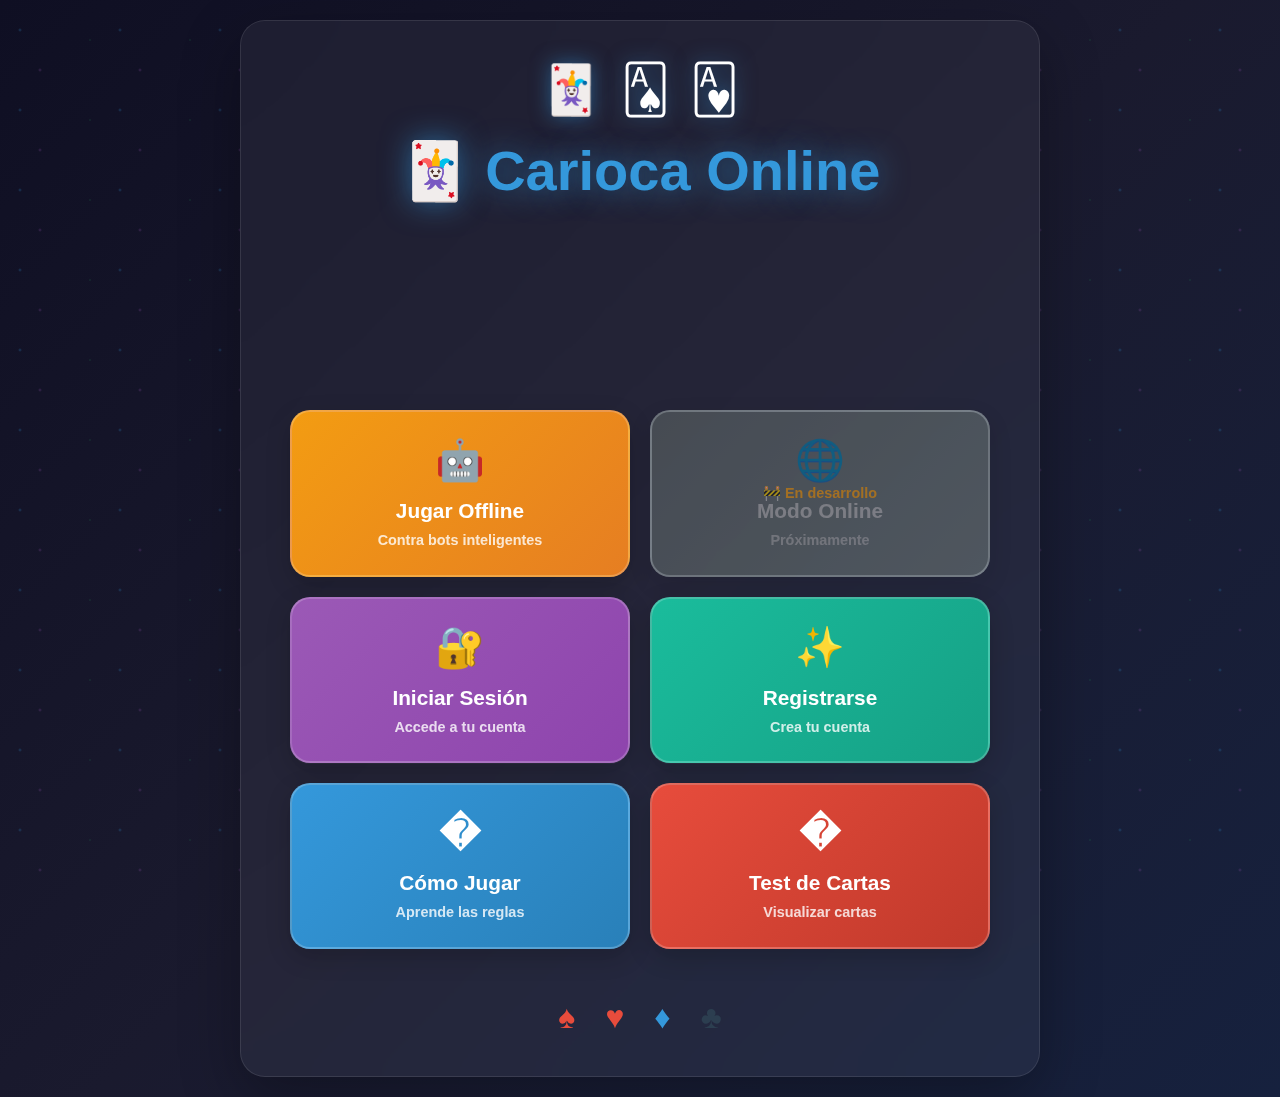
<file: frontend/index.html>
<!DOCTYPE html>
<html lang="es">
<head>
    <meta charset="UTF-8">
    <meta name="viewport" content="width=device-width, initial-scale=1.0">
    <title>Carioca Online - Juego de Cartas</title>
    <link rel="stylesheet" href="css/index-interactive.css">
</head>
<body>
    <div class="container">
        <!-- Header -->
        <header class="main-header">
            <div class="logo-animation">
                <div class="card-animation">🃏</div>
                <div class="card-animation">🂡</div>
                <div class="card-animation">🂱</div>
            </div>
            <h1>🃏 Carioca Online</h1>
            <p class="subtitle">El juego de cartas más emocionante</p>
            <div class="stats-bar">
                <div class="stat-item">
                    <span class="stat-number">112</span>
                    <span class="stat-label">Cartas</span>
                </div>
                <div class="stat-item">
                    <span class="stat-number">4</span>
                    <span class="stat-label">Jugadores</span>
                </div>
                <div class="stat-item">
                    <span class="stat-number">7</span>
                    <span class="stat-label">Contratos</span>
                </div>
            </div>
        </header>

        <!-- Main Menu -->
        <main class="main-menu">
            <div class="menu-buttons">
                <button class="menu-option interactive-card" id="playBotsBtn" style="background: linear-gradient(135deg, #f39c12, #e67e22);">
                    <div class="option-icon floating">🤖</div>
                    <div class="option-title">Jugar Offline</div>
                    <div class="option-subtitle">Contra bots inteligentes</div>
                    <div class="interactive-glow"></div>
                    <div class="pulse-effect"></div>
                </button>
                
                <div class="menu-btn disabled-btn interactive-card">
                    <div class="option-icon">🌐</div>
                    <div class="option-title">Modo Online</div>
                    <div class="option-subtitle">Próximamente</div>
                    <div class="disabled-overlay">
                        <span>🚧 En desarrollo</span>
                    </div>
                </div>
                
                <a href="login.html" class="menu-btn interactive-card" style="background: linear-gradient(135deg, #9b59b6, #8e44ad);">
                    <div class="option-icon floating">🔐</div>
                    <div class="option-title">Iniciar Sesión</div>
                    <div class="option-subtitle">Accede a tu cuenta</div>
                    <div class="interactive-glow"></div>
                </a>
                
                <a href="register.html" class="menu-btn interactive-card" style="background: linear-gradient(135deg, #1abc9c, #16a085);">
                    <div class="option-icon floating">✨</div>
                    <div class="option-title">Registrarse</div>
                    <div class="option-subtitle">Crea tu cuenta</div>
                    <div class="interactive-glow"></div>
                </a>
                
                <a href="como-jugar.html" class="menu-btn interactive-card" style="background: linear-gradient(135deg, #3498db, #2980b9);">
                    <div class="option-icon floating">�</div>
                    <div class="option-title">Cómo Jugar</div>
                    <div class="option-subtitle">Aprende las reglas</div>
                    <div class="interactive-glow"></div>
                </a>
                
                <a href="test-cartas.html" class="menu-btn interactive-card" style="background: linear-gradient(135deg, #e74c3c, #c0392b);">
                    <div class="option-icon floating">�</div>
                    <div class="option-title">Test de Cartas</div>
                    <div class="option-subtitle">Visualizar cartas</div>
                    <div class="interactive-glow"></div>
                </a>
            </div>
        </main>

        <div class="footer-animation">
            <div class="floating-cards">
                <div class="floating-card">♠</div>
                <div class="floating-card">♥</div>
                <div class="floating-card">♦</div>
                <div class="floating-card">♣</div>
            </div>
        </div>
    </div>

    <script src="js/auth.js"></script>
    <script>
        // Smooth scrolling para enlaces internos
        document.querySelectorAll('a[href^="#"]').forEach(anchor => {
            anchor.addEventListener('click', function (e) {
                e.preventDefault();
                const target = document.querySelector(this.getAttribute('href'));
                if (target) {
                    target.scrollIntoView({
                        behavior: 'smooth',
                        block: 'start'
                    });
                }
            });
        });
    </script>

    <!-- Modal de selección de dificultad para bots -->
    <div id="botDifficultyModal" class="modal">
        <div class="modal-content">
            <span class="close-modal">&times;</span>
            <h2>Seleccionar Dificultad</h2>
            <p>Elige el nivel de dificultad para tu partida contra bots:</p>
            
            <div class="difficulty-options">
                <div class="difficulty-card" data-difficulty="facil">
                    <div class="difficulty-icon">😊</div>
                    <h3>Fácil</h3>
                    <p>Los bots cometen errores frecuentes y juegan de forma básica. Ideal para aprender.</p>
                    <ul>
                        <li>• Estrategia simple</li>
                        <li>• Errores frecuentes</li>
                        <li>• Tiempo de respuesta rápido</li>
                    </ul>
                </div>
                
                <div class="difficulty-card" data-difficulty="normal">
                    <div class="difficulty-icon">🙂</div>
                    <h3>Normal</h3>
                    <p>Los bots juegan de forma equilibrada con algunas estrategias avanzadas.</p>
                    <ul>
                        <li>• Estrategia balanceada</li>
                        <li>• Algunos errores ocasionales</li>
                        <li>• Buen desafío</li>
                    </ul>
                </div>
                
                <div class="difficulty-card" data-difficulty="dificil">
                    <div class="difficulty-icon">😤</div>
                    <h3>Difícil</h3>
                    <p>Los bots juegan de forma muy inteligente y cometen pocos errores.</p>
                    <ul>
                        <li>• Estrategia avanzada</li>
                        <li>• Errores mínimos</li>
                        <li>• Máximo desafío</li>
                    </ul>
                </div>
            </div>
            
            <div class="modal-actions">
                <button id="cancelDifficultyBtn" class="btn-secondary">Cancelar</button>
                <button id="startBotGameBtn" class="btn-primary" disabled>Iniciar Partida</button>
            </div>
        </div>
    </div>

    <script>
        // Funcionalidad del modal de dificultad
        const botDifficultyModal = document.getElementById('botDifficultyModal');
        const playBotsBtn = document.getElementById('playBotsBtn');
        const closeModal = document.querySelector('.close-modal');
        const cancelDifficultyBtn = document.getElementById('cancelDifficultyBtn');
        const startBotGameBtn = document.getElementById('startBotGameBtn');
        const difficultyCards = document.querySelectorAll('.difficulty-card');
        
        let selectedDifficulty = null;

        playBotsBtn.addEventListener('click', () => {
            botDifficultyModal.style.display = 'block';
        });

        closeModal.addEventListener('click', () => {
            botDifficultyModal.style.display = 'none';
            resetDifficultySelection();
        });

        cancelDifficultyBtn.addEventListener('click', () => {
            botDifficultyModal.style.display = 'none';
            resetDifficultySelection();
        });

        difficultyCards.forEach(card => {
            card.addEventListener('click', () => {
                // Remover selección anterior
                difficultyCards.forEach(c => c.classList.remove('selected'));
                
                // Seleccionar nueva dificultad
                card.classList.add('selected');
                selectedDifficulty = card.dataset.difficulty;
                startBotGameBtn.disabled = false;
            });
        });

        startBotGameBtn.addEventListener('click', () => {
            if (selectedDifficulty) {
                // Redirigir a la página de juego con la dificultad seleccionada
                window.location.href = `partida-bots.html?difficulty=${selectedDifficulty}`;
            }
        });

        function resetDifficultySelection() {
            difficultyCards.forEach(c => c.classList.remove('selected'));
            selectedDifficulty = null;
            startBotGameBtn.disabled = true;
        }

        // Cerrar modal al hacer clic fuera
        window.addEventListener('click', (e) => {
            if (e.target === botDifficultyModal) {
                botDifficultyModal.style.display = 'none';
                resetDifficultySelection();
            }
        });
    </script>
</body>
</html>
</file>
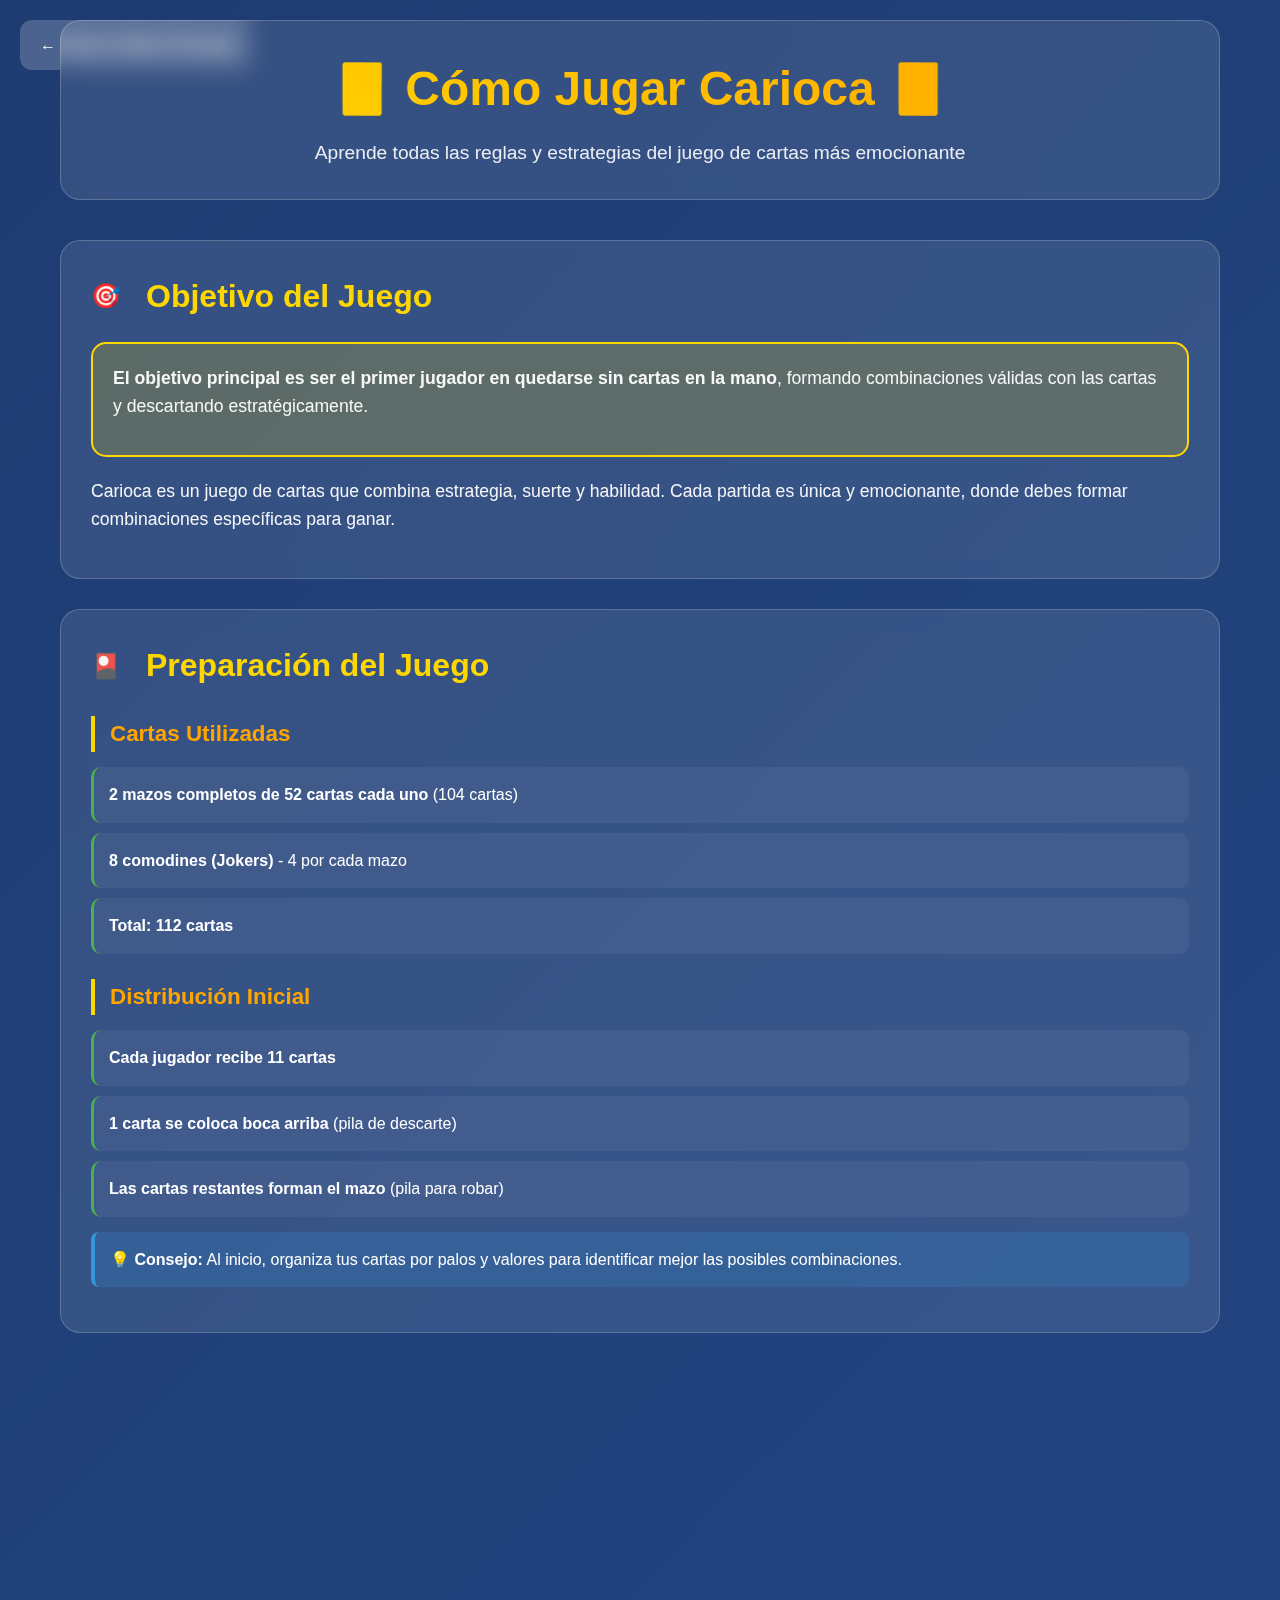
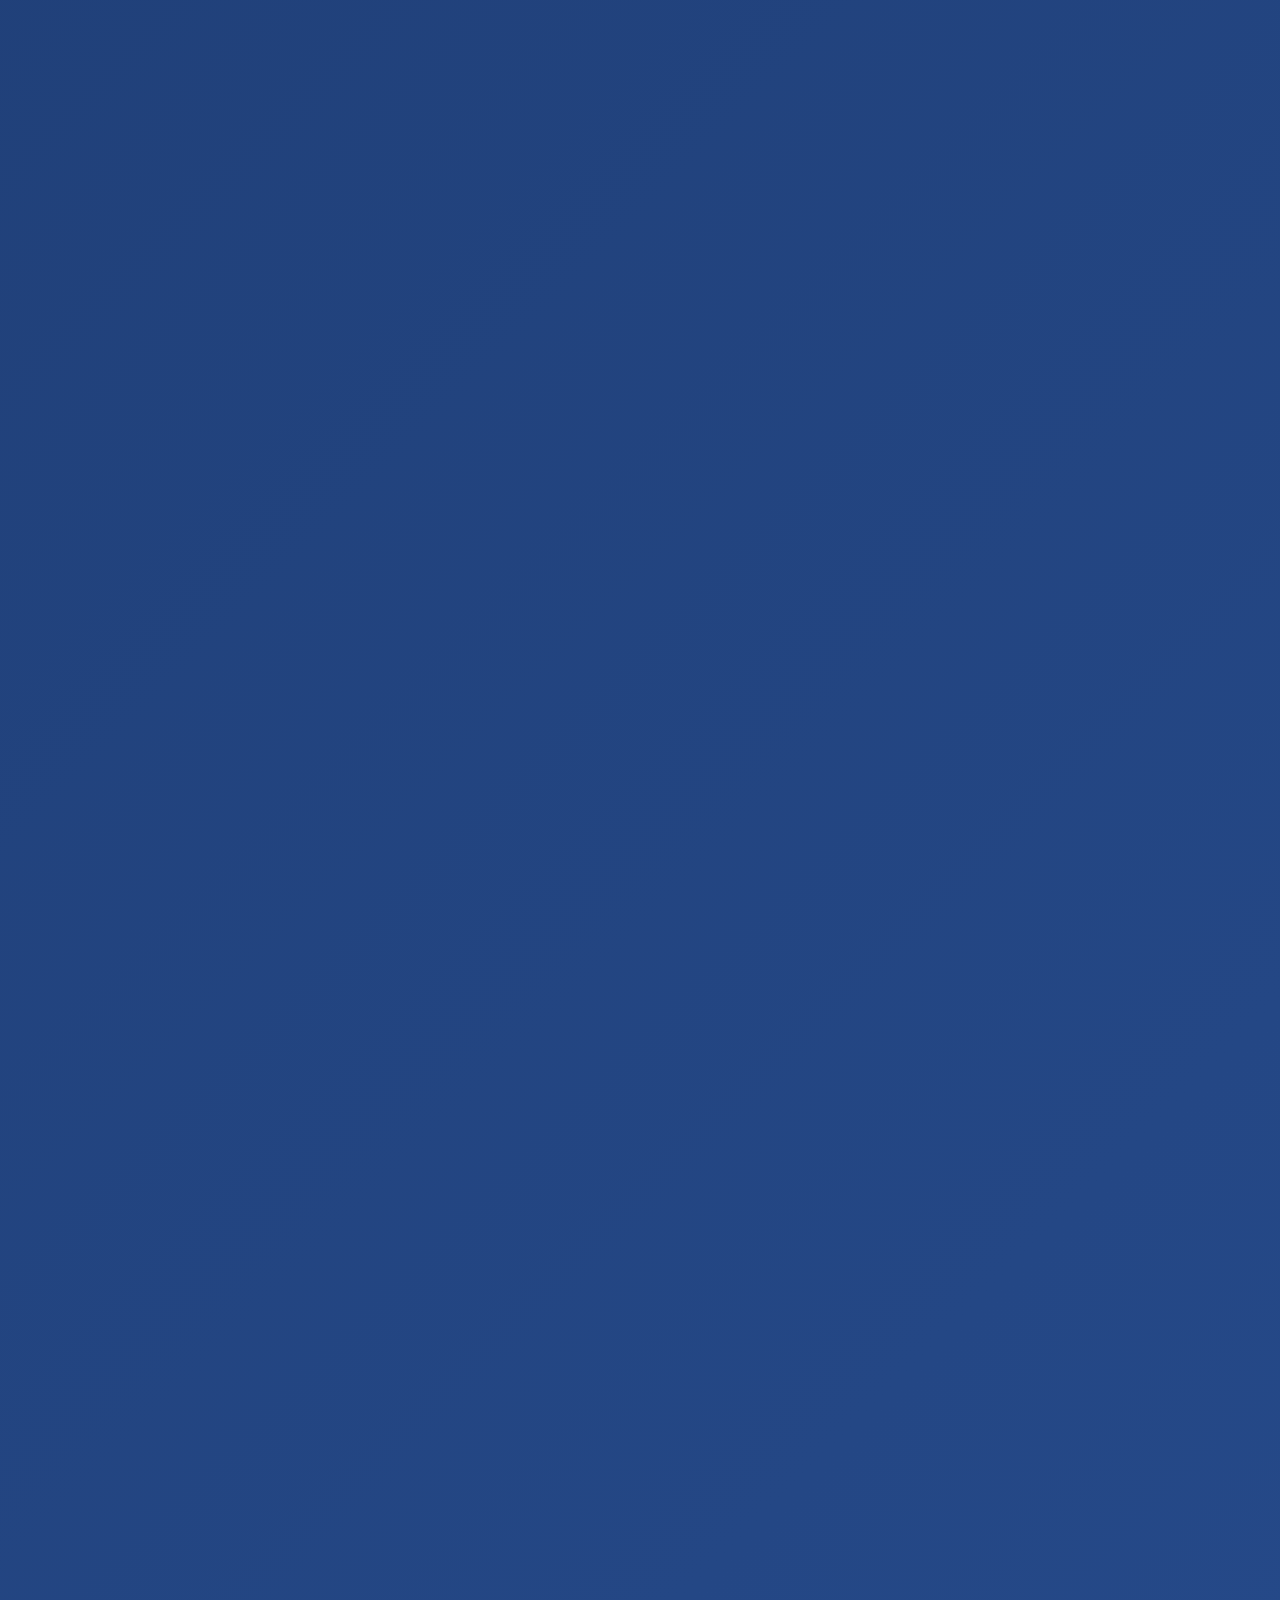
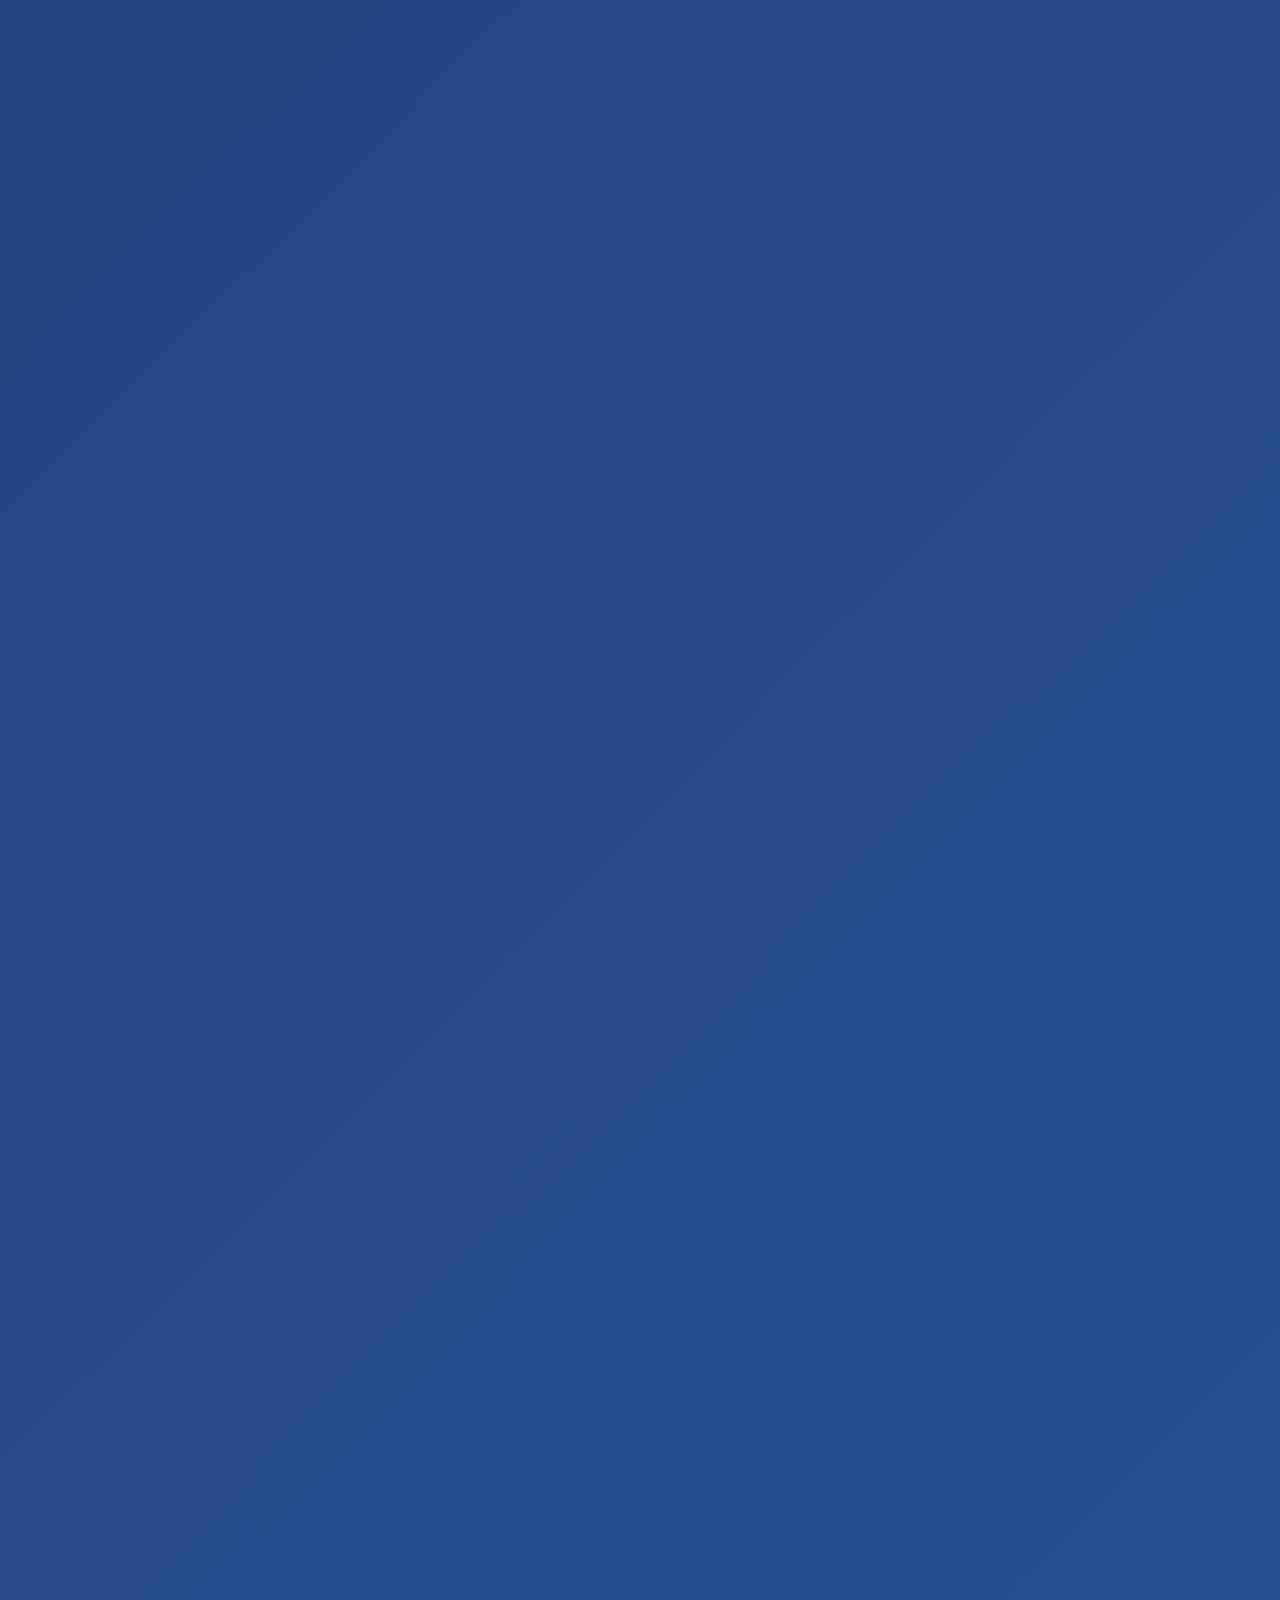
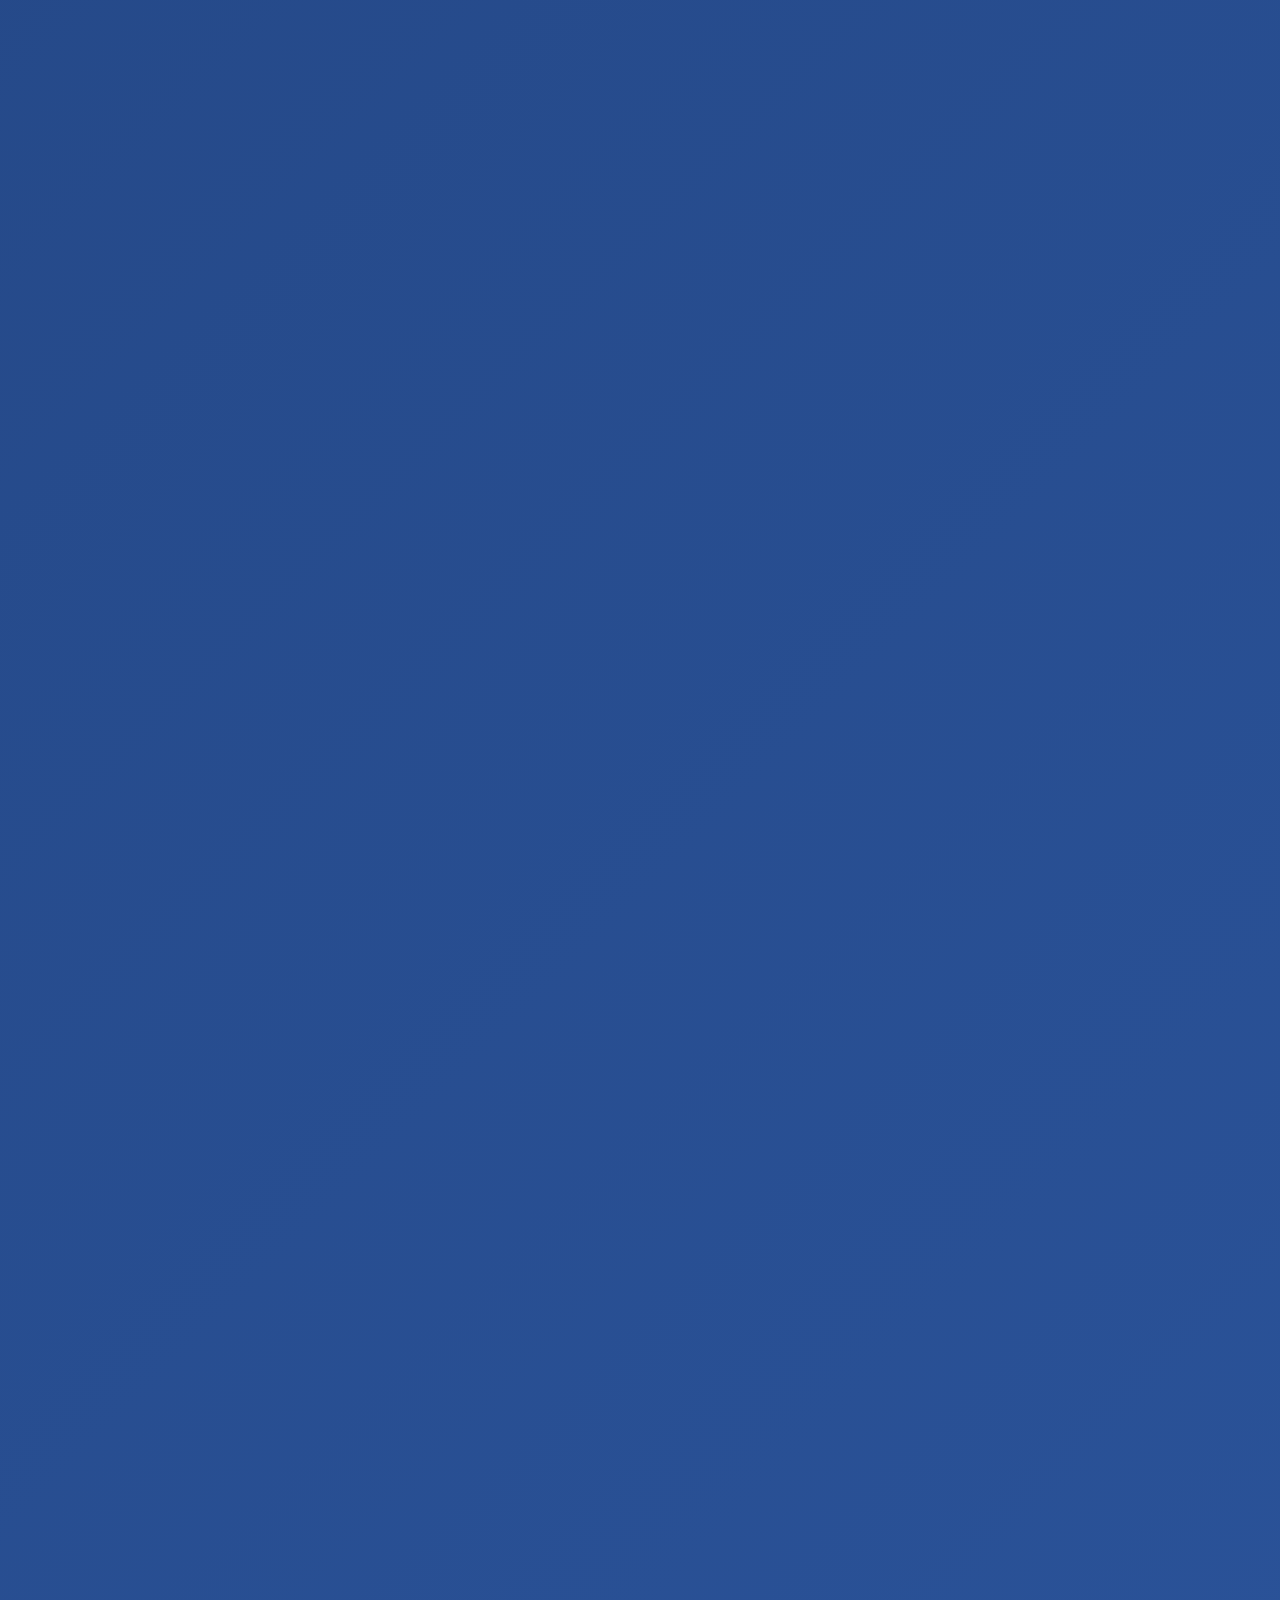
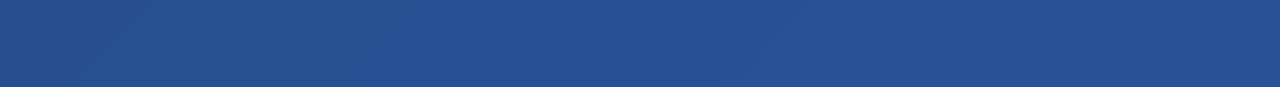
<file: frontend/como-jugar.html>
<!DOCTYPE html>
<html lang="es">
<head>
    <meta charset="UTF-8">
    <meta name="viewport" content="width=device-width, initial-scale=1.0">
    <title>Cómo Jugar - Carioca Online</title>
    <link rel="stylesheet" href="css/como-jugar.css">
</head>
<body>
    <div class="container">
        <a href="index.html" class="back-btn">
            ← Volver al Menú Principal
        </a>

        <div class="header">
            <h1>🃏 Cómo Jugar Carioca 🃏</h1>
            <p>Aprende todas las reglas y estrategias del juego de cartas más emocionante</p>
        </div>

        <div class="content-grid">
            <!-- Introducción -->
            <div class="section">
                <h2><span class="icon">🎯</span>Objetivo del Juego</h2>
                <div class="highlight">
                    <p><strong>El objetivo principal es ser el primer jugador en quedarse sin cartas en la mano</strong>, formando combinaciones válidas con las cartas y descartando estratégicamente.</p>
                </div>
                <p>Carioca es un juego de cartas que combina estrategia, suerte y habilidad. Cada partida es única y emocionante, donde debes formar combinaciones específicas para ganar.</p>
            </div>

            <!-- Preparación -->
            <div class="section">
                <h2><span class="icon">🎴</span>Preparación del Juego</h2>
                
                <h3>Cartas Utilizadas</h3>
                <ul>
                    <li><strong>2 mazos completos de 52 cartas cada uno</strong> (104 cartas)</li>
                    <li><strong>8 comodines (Jokers)</strong> - 4 por cada mazo</li>
                    <li><strong>Total: 112 cartas</strong></li>
                </ul>

                <h3>Distribución Inicial</h3>
                <ul>
                    <li><strong>Cada jugador recibe 11 cartas</strong></li>
                    <li><strong>1 carta se coloca boca arriba</strong> (pila de descarte)</li>
                    <li><strong>Las cartas restantes forman el mazo</strong> (pila para robar)</li>
                </ul>

                <div class="tip">
                    <strong>💡 Consejo:</strong> Al inicio, organiza tus cartas por palos y valores para identificar mejor las posibles combinaciones.
                </div>
            </div>

            <!-- Combinaciones -->
            <div class="section">
                <h2><span class="icon">🔗</span>Combinaciones Válidas</h2>
                
                <h3>1. Escalera (Secuencia)</h3>
                <p>Tres o más cartas consecutivas del mismo palo:</p>
                <div class="example-cards">
                    <div class="card corazones">4♥</div>
                    <div class="card corazones">5♥</div>
                    <div class="card corazones">6♥</div>
                    <div class="card corazones">7♥</div>
                </div>
                
                <h3>2. Grupo (Tercia o Pierna)</h3>
                <p>Tres o más cartas del mismo valor (diferentes palos):</p>
                <div class="example-cards">
                    <div class="card espadas">K♠</div>
                    <div class="card corazones">K♥</div>
                    <div class="card diamantes">K♦</div>
                </div>

                <h3>3. Uso de Comodines (Jokers)</h3>
                <p>Los comodines pueden reemplazar cualquier carta:</p>
                <div class="example-cards">
                    <div class="card espadas">9♠</div>
                    <div class="card joker">🃏</div>
                    <div class="card espadas">J♠</div>
                </div>
                <p class="tip">El comodín representa el 10♠ en esta escalera</p>

                <div class="warning">
                    <strong>⚠️ Importante:</strong> Las combinaciones deben tener mínimo 3 cartas. No se permiten combinaciones de solo 2 cartas.
                </div>
            </div>

            <!-- Desarrollo del Juego -->
            <div class="section">
                <h2><span class="icon">🔄</span>Desarrollo del Juego</h2>
                
                <div class="steps">
                    <div class="step">
                        <h3>Robar una Carta</h3>
                        <p>Al inicio de tu turno, debes robar una carta del mazo o tomar la carta superior de la pila de descarte.</p>
                    </div>

                    <div class="step">
                        <h3>Formar Combinaciones (Opcional)</h3>
                        <p>Si tienes combinaciones válidas en tu mano, puedes bajarlas a la mesa. Una vez bajadas, quedan públicas para todos los jugadores.</p>
                    </div>

                    <div class="step">
                        <h3>Agregar a Combinaciones Existentes (Opcional)</h3>
                        <p>Puedes agregar cartas a tus propias combinaciones ya bajadas o a las de otros jugadores.</p>
                    </div>

                    <div class="step">
                        <h3>Descartar</h3>
                        <p>Al final de tu turno, debes descartar una carta colocándola boca arriba en la pila de descarte.</p>
                    </div>
                </div>

                <div class="tip">
                    <strong>💡 Estrategia:</strong> Observa las cartas que descartan otros jugadores para saber qué combinaciones están formando.
                </div>
            </div>

            <!-- Condiciones de Victoria -->
            <div class="section">
                <h2><span class="icon">🏆</span>Cómo Ganar</h2>
                
                <div class="highlight">
                    <h3>Condición de Victoria</h3>
                    <p>Para ganar, debes quedarte sin cartas en la mano. Esto se logra cuando:</p>
                    <ul>
                        <li>Has bajado todas tus combinaciones válidas</li>
                        <li>Has agregado las cartas restantes a combinaciones existentes</li>
                        <li>Descartas tu última carta</li>
                    </ul>
                </div>

                <h3>Reglas Especiales para Ganar</h3>
                <ul>
                    <li><strong>Debes tener al menos una combinación bajada</strong> antes de poder ganar</li>
                    <li><strong>Puedes ganar descartando</strong> tu última carta</li>
                    <li><strong>Puedes ganar sin descartar</strong> si logras bajar/agregar todas tus cartas</li>
                </ul>

                <div class="warning">
                    <strong>⚠️ Regla Importante:</strong> No puedes ganar si no has bajado ninguna combinación propia durante la partida.
                </div>
            </div>

            <!-- Puntuación -->
            <div class="section">
                <h2><span class="icon">📊</span>Sistema de Puntuación</h2>
                
                <table class="rules-table">
                    <thead>
                        <tr>
                            <th>Carta</th>
                            <th>Puntos</th>
                            <th>Observaciones</th>
                        </tr>
                    </thead>
                    <tbody>
                        <tr>
                            <td>As (A)</td>
                            <td>15 puntos</td>
                            <td>Puede ser 1 o 14 en escaleras</td>
                        </tr>
                        <tr>
                            <td>Figuras (J, Q, K)</td>
                            <td>10 puntos</td>
                            <td>Jack, Queen, King</td>
                        </tr>
                        <tr>
                            <td>Números (2-10)</td>
                            <td>Valor nominal</td>
                            <td>2=2pts, 3=3pts, ..., 10=10pts</td>
                        </tr>
                        <tr>
                            <td>Comodín (Joker)</td>
                            <td>25 puntos</td>
                            <td>Mayor penalización</td>
                        </tr>
                    </tbody>
                </table>

                <div class="tip">
                    <strong>💡 Nota:</strong> Los puntos se cuentan negativamente. El ganador obtiene 0 puntos, los demás suman los puntos de las cartas que les quedaron en la mano.
                </div>
            </div>

            <!-- Estrategias -->
            <div class="section">
                <h2><span class="icon">🧠</span>Estrategias y Consejos</h2>
                
                <h3>Estrategias Básicas</h3>
                <ul>
                    <li><strong>Observa los descartes:</strong> Fíjate en qué cartas descartan otros jugadores para saber qué necesitan</li>
                    <li><strong>Maneja los comodines sabiamente:</strong> No los uses prematuramente, pueden ser muy valiosos</li>
                    <li><strong>Forma combinaciones largas:</strong> Es mejor tener pocas combinaciones grandes que muchas pequeñas</li>
                    <li><strong>Controla las cartas altas:</strong> As, figuras y comodines valen muchos puntos si te quedas con ellas</li>
                </ul>

                <h3>Estrategias Avanzadas</h3>
                <ul>
                    <li><strong>Bloqueo:</strong> A veces conviene guardar una carta que sabes que otro jugador necesita</li>
                    <li><strong>Timing:</strong> Saber cuándo bajar combinaciones y cuándo esperar es crucial</li>
                    <li><strong>Memoria:</strong> Recuerda qué cartas han salido para calcular probabilidades</li>
                    <li><strong>Flexibilidad:</strong> Mantén múltiples opciones de combinaciones abiertas</li>
                </ul>

                <div class="highlight">
                    <strong>🎯 Consejo de Experto:</strong> No te apresures a bajar combinaciones pequeñas. A veces es mejor esperar para formar combinaciones más grandes y eficientes.
                </div>
            </div>

            <!-- Variantes -->
            <div class="section">
                <h2><span class="icon">🎲</span>Variantes del Juego</h2>
                
                <h3>Carioca Clásico</h3>
                <p>La versión tradicional que acabamos de explicar.</p>
                
                <h3>Carioca por Contratos</h3>
                <p>Cada mano tiene objetivos específicos que debes cumplir:</p>
                <ul>
                    <li><strong>Mano 1:</strong> 2 grupos de 3</li>
                    <li><strong>Mano 2:</strong> 1 grupo de 3 + 1 escalera de 4</li>
                    <li><strong>Mano 3:</strong> 2 escaleras de 4</li>
                    <li><strong>Y así sucesivamente...</strong></li>
                </ul>

                <h3>Carioca Express</h3>
                <p>Versión más rápida con menos cartas por jugador (7 en lugar de 11).</p>
            </div>

            <!-- Etiqueta del Juego -->
            <div class="section">
                <h2><span class="icon">🤝</span>Etiqueta y Fair Play</h2>
                
                <ul>
                    <li><strong>Respeta los turnos:</strong> No te adelantes al turno de otros jugadores</li>
                    <li><strong>Sé honesto:</strong> Si cometes un error, admítelo</li>
                    <li><strong>Mantén las cartas ocultas:</strong> No muestres tus cartas a otros jugadores</li>
                    <li><strong>Juega a buen ritmo:</strong> No hagas esperar demasiado a los demás</li>
                    <li><strong>Sé buen ganador y buen perdedor:</strong> Disfruta el juego independientemente del resultado</li>
                </ul>

                <div class="tip">
                    <strong>🌟 Recuerda:</strong> El Carioca es un juego social. La diversión y el respeto mutuo son más importantes que ganar.
                </div>
            </div>
        </div>
    </div>

    <script>
        // Efecto de scroll suave para navegación interna
        document.querySelectorAll('a[href^="#"]').forEach(anchor => {
            anchor.addEventListener('click', function (e) {
                e.preventDefault();
                document.querySelector(this.getAttribute('href')).scrollIntoView({
                    behavior: 'smooth'
                });
            });
        });

        // Animación de entrada para las secciones
        const sections = document.querySelectorAll('.section');
        const observerOptions = {
            threshold: 0.1,
            rootMargin: '0px 0px -50px 0px'
        };

        const observer = new IntersectionObserver((entries) => {
            entries.forEach(entry => {
                if (entry.isIntersecting) {
                    entry.target.style.opacity = '1';
                    entry.target.style.transform = 'translateY(0)';
                }
            });
        }, observerOptions);

        sections.forEach(section => {
            section.style.opacity = '0';
            section.style.transform = 'translateY(20px)';
            section.style.transition = 'opacity 0.6s ease, transform 0.6s ease';
            observer.observe(section);
        });
    </script>
</body>
</html>
</file>
<file: frontend/css/index-interactive.css>
/* Estilos principales para el índice - Versión Interactiva */
* {
    margin: 0;
    padding: 0;
    box-sizing: border-box;
}

body {
    background: linear-gradient(135deg, #0f0f23, #1a1a2e, #16213e);
    font-family: 'Arial', sans-serif;
    color: white;
    min-height: 100vh;
    overflow-x: hidden;
    position: relative;
}

/* Partículas de fondo animadas */
body::before {
    content: '';
    position: fixed;
    top: 0;
    left: 0;
    width: 100%;
    height: 100%;
    background: 
        radial-gradient(2px 2px at 20px 30px, rgba(52, 152, 219, 0.3), transparent),
        radial-gradient(2px 2px at 40px 70px, rgba(155, 89, 182, 0.3), transparent),
        radial-gradient(1px 1px at 90px 40px, rgba(46, 204, 113, 0.3), transparent);
    background-size: 100px 80px;
    animation: sparkle 20s linear infinite;
    pointer-events: none;
    z-index: -1;
}

@keyframes sparkle {
    from { transform: translateY(0px); }
    to { transform: translateY(-100px); }
}

.container {
    max-width: 800px;
    margin: 0 auto;
    padding: 40px 30px;
    min-height: 100vh;
    display: flex;
    flex-direction: column;
    justify-content: center;
    background: rgba(255, 255, 255, 0.05);
    backdrop-filter: blur(20px);
    border-radius: 25px;
    border: 1px solid rgba(255, 255, 255, 0.1);
    box-shadow: 0 20px 60px rgba(0, 0, 0, 0.3);
    margin-top: 20px;
    margin-bottom: 20px;
}

/* Header mejorado con animaciones */
.main-header {
    text-align: center;
    margin-bottom: 50px;
    position: relative;
}

.logo-animation {
    display: flex;
    justify-content: center;
    gap: 20px;
    margin-bottom: 20px;
}

.card-animation {
    font-size: 3em;
    animation: cardFloat 3s ease-in-out infinite;
    text-shadow: 0 0 20px rgba(52, 152, 219, 0.5);
}

.card-animation:nth-child(1) { animation-delay: 0s; }
.card-animation:nth-child(2) { animation-delay: 1s; }
.card-animation:nth-child(3) { animation-delay: 2s; }

@keyframes cardFloat {
    0%, 100% { transform: translateY(0px) rotate(0deg); }
    50% { transform: translateY(-20px) rotate(10deg); }
}

.main-header h1 {
    font-size: 3.5em;
    color: #3498db;
    margin-bottom: 15px;
    text-shadow: 0 0 30px rgba(52, 152, 219, 0.6);
    animation: titleGlow 2s ease-in-out infinite alternate;
}

@keyframes titleGlow {
    from { text-shadow: 0 0 30px rgba(52, 152, 219, 0.6); }
    to { text-shadow: 0 0 50px rgba(52, 152, 219, 0.9), 0 0 70px rgba(52, 152, 219, 0.6); }
}

.subtitle {
    font-size: 1.3em;
    color: #bdc3c7;
    margin-bottom: 30px;
    opacity: 0;
    animation: fadeInUp 1s ease-out 0.5s forwards;
}

@keyframes fadeInUp {
    from {
        opacity: 0;
        transform: translateY(20px);
    }
    to {
        opacity: 1;
        transform: translateY(0);
    }
}

/* Barra de estadísticas */
.stats-bar {
    display: flex;
    justify-content: center;
    gap: 40px;
    margin-top: 20px;
    opacity: 0;
    animation: fadeInUp 1s ease-out 1s forwards;
}

.stat-item {
    text-align: center;
    padding: 15px 20px;
    background: rgba(255, 255, 255, 0.1);
    border-radius: 15px;
    backdrop-filter: blur(10px);
    border: 1px solid rgba(255, 255, 255, 0.2);
    transition: all 0.3s ease;
}

.stat-item:hover {
    transform: translateY(-5px);
    background: rgba(255, 255, 255, 0.15);
    box-shadow: 0 10px 20px rgba(0, 0, 0, 0.2);
}

.stat-number {
    display: block;
    font-size: 2em;
    font-weight: bold;
    color: #f39c12;
}

.stat-label {
    font-size: 0.9em;
    color: #bdc3c7;
}

/* Menu mejorado */
.main-menu {
    flex: 1;
    display: flex;
    align-items: center;
}

.menu-buttons {
    display: grid;
    grid-template-columns: repeat(auto-fit, minmax(280px, 1fr));
    gap: 20px;
    width: 100%;
    max-width: 700px;
    margin: 0 auto;
}

/* Botones interactivos mejorados */
.menu-btn, .menu-option {
    position: relative;
    display: flex;
    flex-direction: column;
    align-items: center;
    justify-content: center;
    padding: 25px 20px;
    background: rgba(255, 255, 255, 0.1);
    border: 2px solid rgba(255, 255, 255, 0.2);
    border-radius: 20px;
    color: white;
    text-decoration: none;
    font-size: 1em;
    font-weight: 600;
    text-align: center;
    transition: all 0.4s cubic-bezier(0.175, 0.885, 0.32, 1.275);
    cursor: pointer;
    backdrop-filter: blur(15px);
    box-shadow: 0 8px 25px rgba(0, 0, 0, 0.2);
    overflow: hidden;
    min-height: 140px;
}

.interactive-card {
    position: relative;
    overflow: hidden;
}

.interactive-card::before {
    content: '';
    position: absolute;
    top: 0;
    left: -100%;
    width: 100%;
    height: 100%;
    background: linear-gradient(90deg, transparent, rgba(255, 255, 255, 0.1), transparent);
    transition: left 0.6s;
}

.interactive-card:hover::before {
    left: 100%;
}

.menu-btn:hover, .menu-option:hover {
    transform: translateY(-8px) scale(1.02);
    border-color: rgba(255, 255, 255, 0.4);
    box-shadow: 
        0 15px 35px rgba(0, 0, 0, 0.3),
        0 0 30px rgba(52, 152, 219, 0.3);
}

/* Iconos flotantes */
.option-icon {
    font-size: 2.5em;
    margin-bottom: 15px;
    transition: all 0.3s ease;
}

.floating {
    animation: iconFloat 2s ease-in-out infinite;
}

@keyframes iconFloat {
    0%, 100% { transform: translateY(0px); }
    50% { transform: translateY(-8px); }
}

.option-title {
    font-size: 1.3em;
    font-weight: bold;
    margin-bottom: 8px;
    color: white;
}

.option-subtitle {
    font-size: 0.9em;
    color: rgba(255, 255, 255, 0.8);
    line-height: 1.3;
}

/* Efectos de brillo interactivo */
.interactive-glow {
    position: absolute;
    top: 0;
    left: 0;
    width: 100%;
    height: 100%;
    background: radial-gradient(circle at center, rgba(255, 255, 255, 0.1) 0%, transparent 70%);
    opacity: 0;
    transition: opacity 0.3s ease;
    pointer-events: none;
}

.interactive-card:hover .interactive-glow {
    opacity: 1;
}

/* Efecto de pulso para el botón principal */
.pulse-effect {
    position: absolute;
    top: 50%;
    left: 50%;
    width: 0;
    height: 0;
    background: rgba(255, 255, 255, 0.2);
    border-radius: 50%;
    transform: translate(-50%, -50%);
    animation: pulse 2s infinite;
}

@keyframes pulse {
    0% {
        width: 0;
        height: 0;
        opacity: 1;
    }
    100% {
        width: 300px;
        height: 300px;
        opacity: 0;
    }
}

/* Botón deshabilitado mejorado */
.disabled-btn {
    position: relative;
    opacity: 0.6;
    cursor: not-allowed;
    background: linear-gradient(135deg, #7f8c8d, #95a5a6) !important;
}

.disabled-overlay {
    position: absolute;
    top: 0;
    left: 0;
    width: 100%;
    height: 100%;
    background: rgba(0, 0, 0, 0.3);
    display: flex;
    align-items: center;
    justify-content: center;
    color: #f39c12;
    font-weight: bold;
    font-size: 0.9em;
}

.disabled-btn:hover {
    transform: none !important;
    box-shadow: none !important;
}

/* Animación de cartas flotantes */
.footer-animation {
    margin-top: 50px;
    text-align: center;
}

.floating-cards {
    display: flex;
    justify-content: center;
    gap: 30px;
}

.floating-card {
    font-size: 2em;
    color: rgba(255, 255, 255, 0.3);
    animation: cardRotate 4s linear infinite;
}

.floating-card:nth-child(1) { animation-delay: 0s; color: #e74c3c; }
.floating-card:nth-child(2) { animation-delay: 1s; color: #e74c3c; }
.floating-card:nth-child(3) { animation-delay: 2s; color: #3498db; }
.floating-card:nth-child(4) { animation-delay: 3s; color: #2c3e50; }

@keyframes cardRotate {
    0% { transform: translateY(0px) rotate(0deg); opacity: 0.3; }
    25% { transform: translateY(-15px) rotate(90deg); opacity: 0.7; }
    50% { transform: translateY(0px) rotate(180deg); opacity: 1; }
    75% { transform: translateY(-15px) rotate(270deg); opacity: 0.7; }
    100% { transform: translateY(0px) rotate(360deg); opacity: 0.3; }
}

/* Modal de selección de dificultad */
.modal {
    display: none;
    position: fixed;
    z-index: 1000;
    left: 0;
    top: 0;
    width: 100%;
    height: 100%;
    background-color: rgba(0, 0, 0, 0.7);
    backdrop-filter: blur(5px);
}

.modal-content {
    background: linear-gradient(135deg, #0f0f23, #1a1a2e, #16213e);
    margin: 5% auto;
    padding: 30px;
    border-radius: 15px;
    width: 90%;
    max-width: 800px;
    max-height: 80vh;
    overflow-y: auto;
    color: white;
    box-shadow: 0 20px 60px rgba(0, 0, 0, 0.3);
    border: 1px solid rgba(255, 255, 255, 0.1);
}

.close-modal {
    color: #aaa;
    float: right;
    font-size: 28px;
    font-weight: bold;
    cursor: pointer;
    transition: color 0.3s;
}

.close-modal:hover {
    color: #fff;
}

.modal-content h2 {
    margin-top: 0;
    text-align: center;
    color: #3498db;
    font-size: 2em;
    margin-bottom: 10px;
}

.modal-content p {
    text-align: center;
    margin-bottom: 30px;
    color: #bdc3c7;
}

.difficulty-options {
    display: grid;
    grid-template-columns: repeat(auto-fit, minmax(250px, 1fr));
    gap: 20px;
    margin-bottom: 30px;
}

.difficulty-card {
    background: rgba(255, 255, 255, 0.1);
    border: 2px solid rgba(255, 255, 255, 0.2);
    border-radius: 12px;
    padding: 20px;
    text-align: center;
    cursor: pointer;
    transition: all 0.3s ease;
    backdrop-filter: blur(10px);
}

.difficulty-card:hover {
    transform: translateY(-5px);
    border-color: #3498db;
    background: rgba(52, 152, 219, 0.1);
}

.difficulty-card.selected {
    border-color: #3498db;
    background: rgba(52, 152, 219, 0.2);
    transform: translateY(-5px);
}

.difficulty-icon {
    font-size: 3em;
    margin-bottom: 15px;
}

.difficulty-card h3 {
    margin: 0 0 15px 0;
    color: #3498db;
    font-size: 1.5em;
}

.difficulty-card p {
    color: #bdc3c7;
    margin-bottom: 15px;
    text-align: left;
    font-size: 0.9em;
}

.difficulty-card ul {
    text-align: left;
    color: #ecf0f1;
    padding-left: 0;
    list-style: none;
}

.difficulty-card li {
    margin: 5px 0;
    font-size: 0.85em;
}

.modal-actions {
    display: flex;
    justify-content: center;
    gap: 20px;
    margin-top: 30px;
}

.btn-primary, .btn-secondary {
    padding: 12px 30px;
    border: none;
    border-radius: 8px;
    font-size: 1em;
    font-weight: bold;
    cursor: pointer;
    transition: all 0.3s ease;
}

.btn-primary {
    background: linear-gradient(135deg, #3498db, #2980b9);
    color: white;
}

.btn-primary:hover:not(:disabled) {
    background: linear-gradient(135deg, #2980b9, #21618c);
    transform: translateY(-2px);
}

.btn-primary:disabled {
    background: #7f8c8d;
    cursor: not-allowed;
}

.btn-secondary {
    background: transparent;
    color: #bdc3c7;
    border: 2px solid #7f8c8d;
}

.btn-secondary:hover {
    background: #7f8c8d;
    color: white;
}

/* Responsive Design */
@media (max-width: 768px) {
    .container {
        padding: 30px 20px;
        margin: 15px;
    }
    
    .main-header h1 {
        font-size: 2.5em;
    }
    
    .logo-animation {
        gap: 15px;
    }
    
    .card-animation {
        font-size: 2.5em;
    }
    
    .stats-bar {
        gap: 20px;
        flex-wrap: wrap;
    }
    
    .menu-buttons {
        grid-template-columns: 1fr;
        gap: 15px;
    }
    
    .floating-cards {
        gap: 20px;
    }
}

@media (max-width: 480px) {
    .container {
        padding: 25px 15px;
        margin: 10px;
    }
    
    .main-header h1 {
        font-size: 2em;
    }
    
    .subtitle {
        font-size: 1.1em;
    }
    
    .menu-btn, .menu-option {
        padding: 20px 15px;
        min-height: 120px;
    }
    
    .option-icon {
        font-size: 2em;
    }
    
    .option-title {
        font-size: 1.1em;
    }
}
</file>
<file: frontend/css/como-jugar.css>
/* Estilos para la página Cómo Jugar */

* {
    margin: 0;
    padding: 0;
    box-sizing: border-box;
}

body {
    font-family: 'Segoe UI', Tahoma, Geneva, Verdana, sans-serif;
    background: linear-gradient(135deg, #1e3c72 0%, #2a5298 100%);
    min-height: 100vh;
    color: white;
    line-height: 1.6;
}

.container {
    max-width: 1200px;
    margin: 0 auto;
    padding: 20px;
}

.header {
    text-align: center;
    margin-bottom: 40px;
    padding: 30px;
    background: rgba(255, 255, 255, 0.1);
    backdrop-filter: blur(10px);
    border-radius: 20px;
    border: 1px solid rgba(255, 255, 255, 0.2);
}

.header h1 {
    font-size: 3rem;
    margin-bottom: 10px;
    background: linear-gradient(45deg, #FFD700, #FFA500);
    -webkit-background-clip: text;
    -webkit-text-fill-color: transparent;
    background-clip: text;
}

.header p {
    font-size: 1.2rem;
    opacity: 0.9;
}

.back-btn {
    position: fixed;
    top: 20px;
    left: 20px;
    padding: 12px 20px;
    background: rgba(255, 255, 255, 0.2);
    border: none;
    border-radius: 12px;
    color: white;
    cursor: pointer;
    font-size: 1rem;
    backdrop-filter: blur(10px);
    transition: all 0.3s ease;
    text-decoration: none;
    display: flex;
    align-items: center;
    gap: 8px;
}

.back-btn:hover {
    background: rgba(255, 255, 255, 0.3);
    transform: translateY(-2px);
}

.content-grid {
    display: grid;
    grid-template-columns: 1fr;
    gap: 30px;
}

.section {
    background: rgba(255, 255, 255, 0.1);
    backdrop-filter: blur(10px);
    border-radius: 20px;
    padding: 30px;
    border: 1px solid rgba(255, 255, 255, 0.2);
    transition: transform 0.3s ease;
}

.section:hover {
    transform: translateY(-5px);
}

.section h2 {
    font-size: 2rem;
    margin-bottom: 20px;
    color: #FFD700;
    display: flex;
    align-items: center;
    gap: 15px;
}

.section h3 {
    font-size: 1.4rem;
    margin: 25px 0 15px;
    color: #FFA500;
    border-left: 4px solid #FFD700;
    padding-left: 15px;
}

.section p {
    font-size: 1.1rem;
    margin-bottom: 15px;
    opacity: 0.95;
}

.section ul {
    list-style: none;
    padding-left: 0;
}

.section li {
    background: rgba(255, 255, 255, 0.05);
    margin: 10px 0;
    padding: 15px;
    border-radius: 10px;
    border-left: 3px solid #4CAF50;
    transition: all 0.3s ease;
}

.section li:hover {
    background: rgba(255, 255, 255, 0.1);
    transform: translateX(5px);
}

.example-cards {
    display: flex;
    gap: 10px;
    margin: 15px 0;
    flex-wrap: wrap;
}

.card {
    background: white;
    color: #333;
    padding: 8px 12px;
    border-radius: 8px;
    font-weight: bold;
    min-width: 45px;
    text-align: center;
    box-shadow: 0 2px 8px rgba(0, 0, 0, 0.3);
    font-size: 1rem;
}

.card.espadas { color: #000; }
.card.corazones { color: #e74c3c; }
.card.diamantes { color: #e74c3c; }
.card.treboles { color: #000; }
.card.joker { background: linear-gradient(45deg, #9b59b6, #8e44ad); color: white; }

.steps {
    counter-reset: step-counter;
}

.step {
    counter-increment: step-counter;
    position: relative;
    padding-left: 60px;
    margin: 20px 0;
}

.step::before {
    content: counter(step-counter);
    position: absolute;
    left: 0;
    top: 0;
    background: linear-gradient(135deg, #4CAF50, #45a049);
    color: white;
    width: 40px;
    height: 40px;
    border-radius: 50%;
    display: flex;
    align-items: center;
    justify-content: center;
    font-weight: bold;
    font-size: 1.2rem;
}

.highlight {
    background: rgba(255, 215, 0, 0.2);
    padding: 20px;
    border-radius: 15px;
    border: 2px solid #FFD700;
    margin: 20px 0;
}

.tip {
    background: rgba(52, 152, 219, 0.2);
    border-left: 4px solid #3498db;
    padding: 15px;
    margin: 15px 0;
    border-radius: 8px;
}

.warning {
    background: rgba(231, 76, 60, 0.2);
    border-left: 4px solid #e74c3c;
    padding: 15px;
    margin: 15px 0;
    border-radius: 8px;
}

@media (max-width: 768px) {
    .header h1 {
        font-size: 2rem;
    }
    
    .section {
        padding: 20px;
    }
    
    .section h2 {
        font-size: 1.5rem;
    }
    
    .back-btn {
        position: static;
        margin-bottom: 20px;
        width: fit-content;
    }
    
    .example-cards {
        justify-content: center;
    }
}

.rules-table {
    width: 100%;
    border-collapse: collapse;
    margin: 20px 0;
    background: rgba(255, 255, 255, 0.05);
    border-radius: 10px;
    overflow: hidden;
}

.rules-table th,
.rules-table td {
    padding: 15px;
    text-align: left;
    border-bottom: 1px solid rgba(255, 255, 255, 0.1);
}

.rules-table th {
    background: rgba(255, 215, 0, 0.2);
    font-weight: bold;
    color: #FFD700;
}

.icon {
    font-size: 1.5rem;
    margin-right: 10px;
}
</file>
